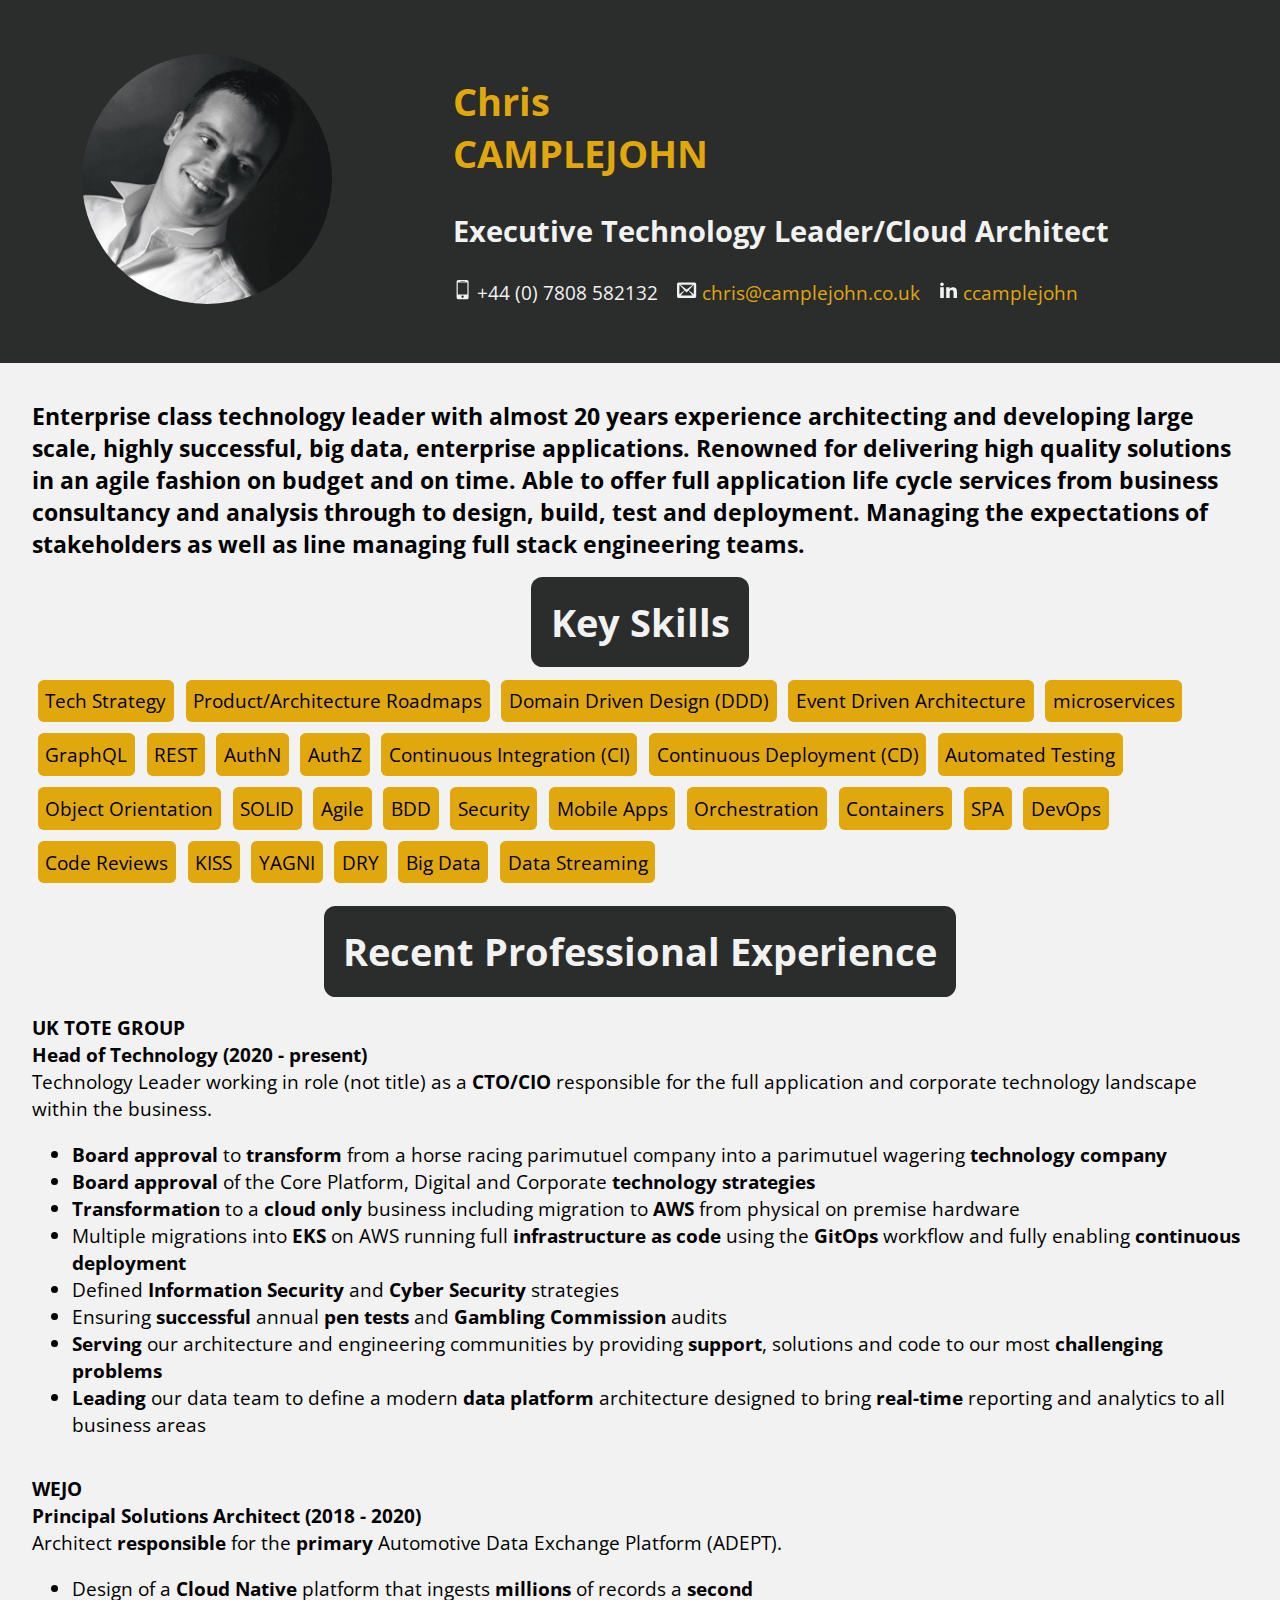
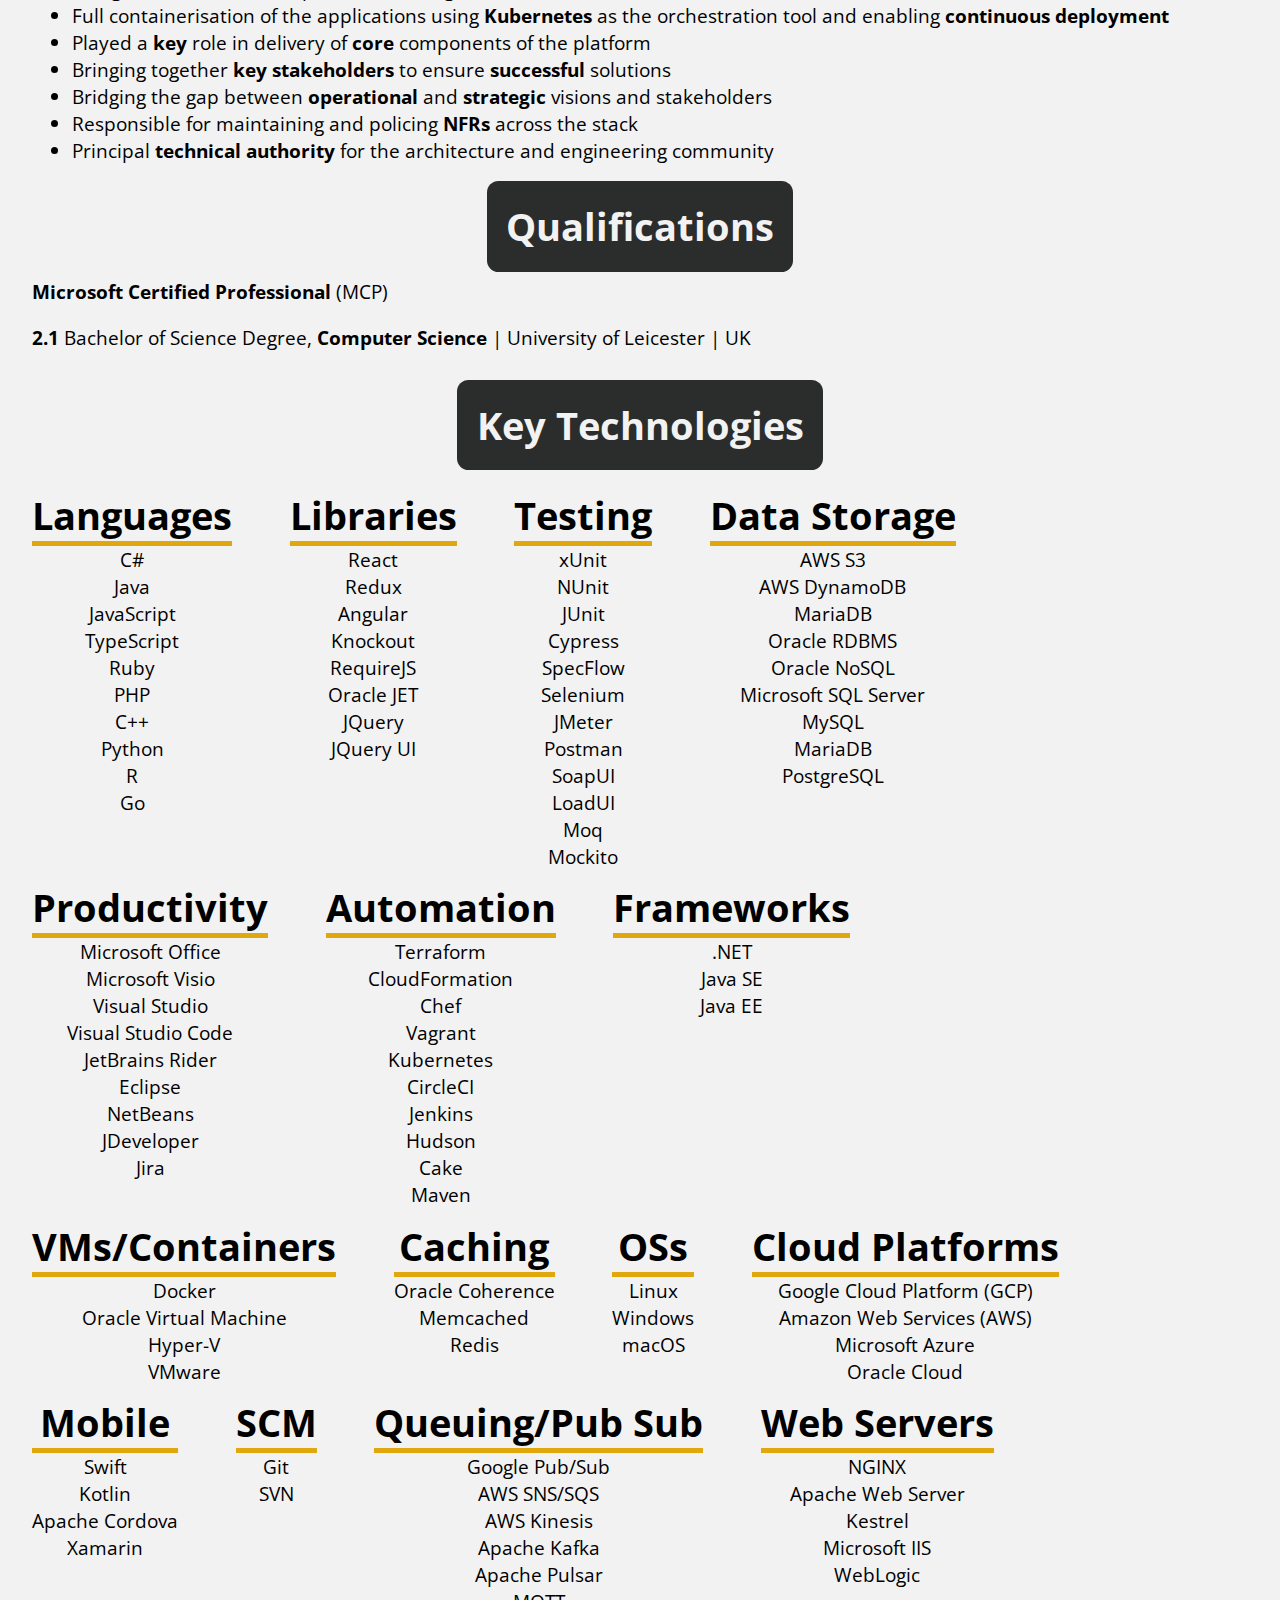
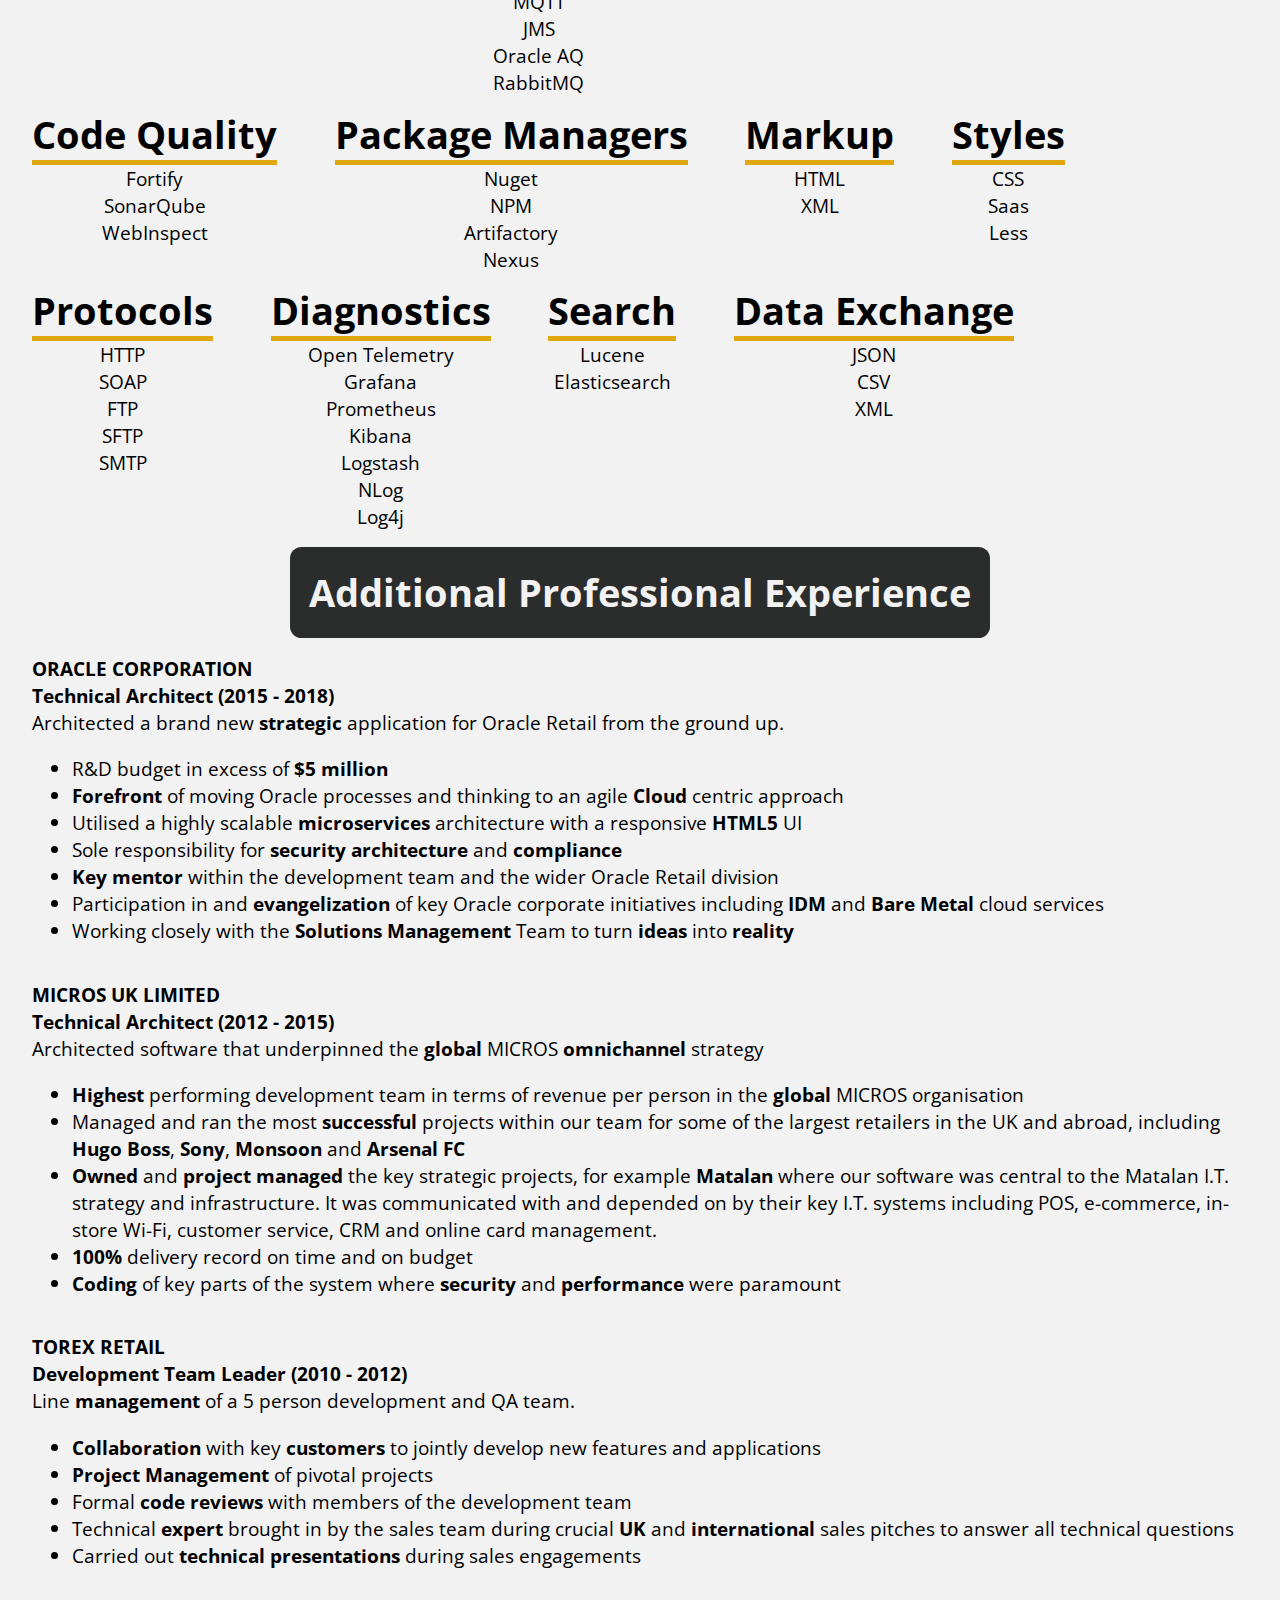
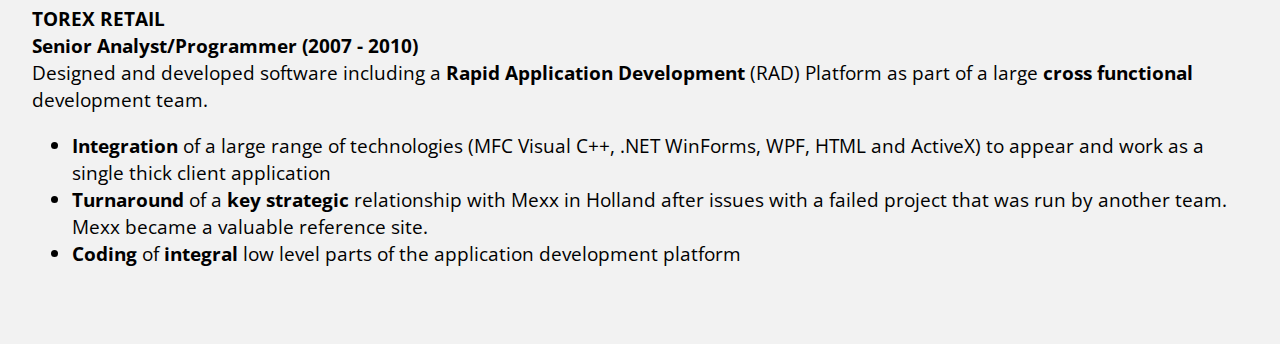
<file: cv.html>
<!DOCTYPE html>
<html lang="en">
    <head>
        <meta charset="UTF-8">
        <meta http-equiv="X-UA-Compatible" content="IE=edge">
        <title>Chris Camplejohn's Curriculum Vitae</title>
        <meta name="description" content="Chris Camplejohn's Curriculum Vitae"	/>
        <meta name="viewport" content="width=device-width, initial-scale=1">
            
        <link href='https://fonts.googleapis.com/css?family=Open+Sans:700,400' rel='stylesheet' type='text/css'>
        <link rel="stylesheet" type="text/css" href="cv.css">
    </head>
    <body>
        <main>
            <article>
                <div id="header-container">
                    <header id="page-header">
                        <picture id="avatar">
                            <img src="chris_camplejohn_avatar.png" alt="Chris Camplejohn"/>
                        </picture>
                        <section id="personal-info">
                            <h1 id="personal-info-title">Personal Info</h1>
                            <h2 id="name"><span id="first-name">Chris</span><span id="last-name">Camplejohn</span></h2>
                            <h3 id="job-title">Executive Technology Leader/Cloud Architect</h3>
                            <ul id="contact-info">
                                <li>
                                    <svg viewbox="0 0 32 32">
                                        <path d="M23 0h-14c-1.65 0-3 1.35-3 3v26c0 1.65 1.35 3 3 3h14c1.65 0 3-1.35 3-3v-26c0-1.65-1.35-3-3-3zM12 1.5h8v1h-8v-1zM16 30c-1.105 0-2-0.895-2-2s0.895-2 2-2 2 0.895 2 2-0.895 2-2 2zM24 24h-16v-20h16v20z"></path>
                                    </svg>
                                    +44 (0) 7808 582132
                                </li>
                                <li>
                                    <svg viewbox="0 0 32 32">
                                        <path d="M29 4h-26c-1.65 0-3 1.35-3 3v20c0 1.65 1.35 3 3 3h26c1.65 0 3-1.35 3-3v-20c0-1.65-1.35-3-3-3zM12.461 17.199l-8.461 6.59v-15.676l8.461 9.086zM5.512 8h20.976l-10.488 7.875-10.488-7.875zM12.79 17.553l3.21 3.447 3.21-3.447 6.58 8.447h-19.579l6.58-8.447zM19.539 17.199l8.461-9.086v15.676l-8.461-6.59z"></path>
                                    </svg>
                                    <a href="mailto:chris@camplejohn.co.uk">chris@camplejohn.co.uk</a>
                                </li>
                                <li>
                                    <svg viewbox="0 0 32 32">
                                        <path d="M12 12h5.535v2.837h0.079c0.77-1.381 2.655-2.837 5.464-2.837 5.842 0 6.922 3.637 6.922 8.367v9.633h-5.769v-8.54c0-2.037-0.042-4.657-3.001-4.657-3.005 0-3.463 2.218-3.463 4.509v8.688h-5.767v-18z"></path>
                                        <path d="M2 12h6v18h-6v-18z"></path>
                                        <path d="M8 7c0 1.657-1.343 3-3 3s-3-1.343-3-3c0-1.657 1.343-3 3-3s3 1.343 3 3z"></path>
                                    </svg>
                                    <a href="https://www.linkedin.com/in/ccamplejohn/" target="_blank">ccamplejohn</a>
                                </li>
                            </ul>
                        </section>
                    </header>
                </div>
                <div id="primary-sections" class="psg">
                    <section id="summary">
                        <h1 id="summary-title"><span class="psh">Personal Summary</span></h1>
                        <p>
                            Enterprise class technology leader with almost 20 years experience architecting and developing large scale, highly successful, big data, enterprise applications.
                            Renowned for delivering high quality solutions in an agile fashion on budget and on time. Able to offer full application life cycle services from
                            business consultancy and analysis through to design, build, test and deployment. Managing the expectations of stakeholders as well as line managing full stack engineering teams.
                        </p>
                    </section>
                    <section id="key-skills">
                        <h1><span class="psh">Key Skills</span></h1>
                        <ul id="skill-list">
                            <li>Tech Strategy</li>
                            <li>Product/Architecture Roadmaps</li>
                            <li>Domain Driven Design (DDD)</li>
                            <li>Event Driven Architecture</li>
                            <li>microservices</li>
                            <li>GraphQL</li>
                            <li>REST</li>
                            <li>AuthN</li>
                            <li>AuthZ</li>
                            <li>Continuous Integration (CI)</li>
                            <li>Continuous Deployment (CD)</li>
                            <li>Automated Testing</li>
                            <li>Object Orientation</li>
                            <li>SOLID</li>
                            <li>Agile</li>
                            <li>BDD</li>
                            <li>Security</li>
                            <li>Mobile Apps</li>
                            <li>Orchestration</li>
                            <li>Containers</li>
                            <li>SPA</li>
                            <li>DevOps</li>
                            <li>Code Reviews</li>
                            <li>KISS</li>
                            <li>YAGNI</li>
                            <li>DRY</li>
                            <li>Big Data</li>
                            <li>Data Streaming</li>
                        </ul>
                    </section>
                    <section id="experience">
                        <h1><span class="psh">Recent Professional Experience</span></h1>
                        <section id="uktote" class="rre">
                            <h1>UK Tote Group</h1>
                            <h2>Head of Technology (2020 - present)</h2>
                            <p>Technology Leader working in role (not title) as a <b>CTO/CIO</b> responsible for the full application and corporate technology landscape within the business.</p>
                            <ul>
                                <li><b>Board approval</b> to <b>transform</b> from a horse racing parimutuel company into a parimutuel wagering <b>technology company</b></li>
                                <li><b>Board approval</b> of the Core Platform, Digital and Corporate <b>technology strategies</b></li>
                                <li><b>Transformation</b> to a <b>cloud only</b> business including migration to <b>AWS</b> from physical on premise hardware</li>
                                <li>Multiple migrations into <b>EKS</b> on AWS running full <b>infrastructure as code</b> using the <b>GitOps</b> workflow and fully enabling <b>continuous deployment</b></li>
                                <li>Defined <b>Information Security</b> and <b>Cyber Security</b> strategies</li>
                                <li>Ensuring <b>successful</b> annual <b>pen tests</b> and <b>Gambling Commission</b> audits</li>
                                <li><b>Serving</b> our architecture and engineering communities by providing <b>support</b>, solutions and code to our most <b>challenging problems</b></li>
                                <li><b>Leading</b> our data team to define a modern <b>data platform</b> architecture designed to bring <b>real-time</b> reporting and analytics to all business areas</li>
                            </ul>
                        </section>
                        <section id="wejo" class="rre">
                            <h1>wejo</h1>
                            <h2>Principal Solutions Architect (2018 - 2020)</h2>
                            <p>Architect <b>responsible</b> for the <b>primary</b> Automotive Data Exchange Platform (ADEPT).</p>
                            <ul>
                                <li>Design of a <b>Cloud Native</b> platform that ingests <b>millions</b> of records a <b>second</b></li>
                                <li>Full containerisation of the applications using <b>Kubernetes</b> as the orchestration tool and enabling <b>continuous deployment</b></li>
                                <li>Played a <b>key</b> role in delivery of <b>core</b> components of the platform</li>
                                <li>Bringing together <b>key stakeholders</b> to ensure <b>successful</b> solutions</li>
                                <li>Bridging the gap between <b>operational</b> and <b>strategic</b> visions and stakeholders</li>
                                <li>Responsible for maintaining and policing <b>NFRs</b> across the stack</li>
                                <li>Principal <b>technical authority</b> for the architecture and engineering community</li>
                            </ul>
                        </section>
                    </section>
                </div>
                <div id="secondary-sections" class="psg pb">
                    <section id="education">
                        <h1><span class="psh">Qualifications</span></h1>
                        <p><strong>Microsoft Certified Professional</strong> (MCP)</p>
                        <p><b>2.1</b> Bachelor of Science Degree, <strong>Computer Science</strong> | University of Leicester | UK</p>
                    </section>
                    <section id="technologies">
                        <h1><span class="psh">Key Technologies</span></h1>
                        <section id="languages" class="ts">
                            <h1>Languages</h1>
                            <ul>
                                <li>C#</li>
                                <li>Java</li>
                                <li>JavaScript</li>
                                <li>TypeScript</li>
                                <li>Ruby</li>
                                <li>PHP</li>
                                <li>C++</li>
                                <li>Python</li>
                                <li>R</li>
                                <li>Go</li>
                            </ul>
                        </section>
                        <section id="libraries" class="ts">
                            <h1>Libraries</h1>
                            <ul>
                                <li>React</li>
                                <li>Redux</li>
                                <li>Angular</li>
                                <li>Knockout</li>
                                <li>RequireJS</li>
                                <li>Oracle JET</li>
                                <li>JQuery</li>
                                <li>JQuery UI</li>
                            </ul>
                        </section>
                        <section id="testing" class="ts">
                            <h1>Testing</h1>
                            <ul>
                                <li>xUnit</li>
                                <li>NUnit</li>
                                <li>JUnit</li>
                                <li>Cypress</li>
                                <li>SpecFlow</li>
                                <li>Selenium</li>
                                <li>JMeter</li>
                                <li>Postman</li>
                                <li>SoapUI</li>
                                <li>LoadUI</li>
                                <li>Moq</li>
                                <li>Mockito</li>
                            </ul>
                        </section>
                        <section id="data-storage" class="ts">
                            <h1>Data Storage</h1>
                            <ul>
                                <li>AWS S3</li>
                                <li>AWS DynamoDB</li>
                                <li>MariaDB</li>
                                <li>Oracle RDBMS</li>
                                <li>Oracle NoSQL</li>
                                <li>Microsoft SQL Server</li>
                                <li>MySQL</li>
                                <li>MariaDB</li>
                                <li>PostgreSQL</li>
                            </ul>
                        </section>
                        <section id="productivity" class="ts">
                            <h1>Productivity</h1>
                            <ul>
                                <li>Microsoft Office</li>
                                <li>Microsoft Visio</li>
                                <li>Visual Studio</li>
                                <li>Visual Studio Code</li>
                                <li>JetBrains Rider</li>
                                <li>Eclipse</li>
                                <li>NetBeans</li>
                                <li>JDeveloper</li>
                                <li>Jira</li>
                            </ul>
                        </section>
                        <section id="automation" class="ts">
                            <h1>Automation</h1>
                            <ul>
                                <li>Terraform</li>
                                <li>CloudFormation</li>
                                <li>Chef</li>
                                <li>Vagrant</li>
                                <li>Kubernetes</li>
                                <li>CircleCI</li>
                                <li>Jenkins</li>
                                <li>Hudson</li>
                                <li>Cake</li>
                                <li>Maven</li>
                            </ul>
                        </section>
                        <section id="frameworks" class="ts">
                            <h1>Frameworks</h1>
                            <ul>
                                <li>.NET</li>
                                <li>Java SE</li>
                                <li>Java EE</li>
                            </ul>
                        </section>
                        <section id="vms" class="ts">
                            <h1>VMs/Containers</h1>
                            <ul>
                                <li>Docker</li>
                                <li>Oracle Virtual Machine</li>
                                <li>Hyper-V</li>
                                <li>VMware</li>
                            </ul>
                        </section>
                        <section id="caching" class="ts">
                            <h1>Caching</h1>
                            <ul>
                                <li>Oracle Coherence</li>
                                <li>Memcached</li>
                                <li>Redis</li>
                            </ul>
                        </section>
                        <section id="os" class="ts">
                            <h1>OSs</h1>
                            <ul>
                                <li>Linux</li>
                                <li>Windows</li>
                                <li>macOS</li>
                            </ul>
                        </section>
                        <section id="cloud-platforms" class="ts">
                            <h1>Cloud Platforms</h1>
                            <ul>
                                <li>Google Cloud Platform (GCP)</li>
                                <li>Amazon Web Services (AWS)</li>
                                <li>Microsoft Azure</li>
                                <li>Oracle Cloud</li>
                            </ul>
                        </section>
                        <section id="mobile" class="ts">
                            <h1>Mobile</h1>
                            <ul>
                                <li>Swift</li>
                                <li>Kotlin</li>
                                <li>Apache Cordova</li>
                                <li>Xamarin</li>
                            </ul>
                        </section>
                        <section id="source-control" class="ts">
                            <h1>SCM</h1>
                            <ul>
                                <li>Git</li>
                                <li>SVN</li>
                            </ul>
                        </section>
                        <section id="queuing" class="ts">
                            <h1>Queuing/Pub Sub</h1>
                            <ul>
                                <li>Google Pub/Sub</li>
                                <li>AWS SNS/SQS</li>
                                <li>AWS Kinesis</li>
                                <li>Apache Kafka</li>
                                <li>Apache Pulsar</li>
                                <li>MQTT</li>
                                <li>JMS</li>
                                <li>Oracle AQ</li>
                                <li>RabbitMQ</li>
                            </ul>
                        </section>
                        <section id="web-app-servers" class="ts">
                            <h1>Web Servers</h1>
                            <ul>
                                <li>NGINX</li>
                                <li>Apache Web Server</li>
                                <li>Kestrel</li>
                                <li>Microsoft IIS</li>
                                <li>WebLogic</li>
                            </ul>
                        </section>
                        <section id="code-quality" class="ts">
                            <h1>Code Quality</h1>
                            <ul>
                                <li>Fortify</li>
                                <li>SonarQube</li>
                                <li>WebInspect</li>
                            </ul>
                        </section>
                        <section id="package-managers" class="ts">
                            <h1>Package Managers</h1>
                            <ul>
                                <li>Nuget</li>
                                <li>NPM</li>
                                <li>Artifactory</li>
                                <li>Nexus</li>
                            </ul>
                        </section>
                        <section id="markup" class="ts">
                            <h1>Markup</h1>
                            <ul>
                                <li>HTML</li>
                                <li>XML</li>
                            </ul>
                        </section>
                        <section id="styles" class="ts">
                            <h1>Styles</h1>
                            <ul>
                                <li>CSS</li>
                                <li>Saas</li>
                                <li>Less</li>
                            </ul>
                        </section>
                        <section id="protocols" class="ts">
                            <h1>Protocols</h1>
                            <ul>
                                <li>HTTP</li>
                                <li>SOAP</li>
                                <li>FTP</li>
                                <li>SFTP</li>
                                <li>SMTP</li>
                            </ul>
                        </section>
                        <section id="diagnostics" class="ts">
                            <h1>Diagnostics</h1>
                            <ul>
                                <li>Open Telemetry</li>
                                <li>Grafana</li>
                                <li>Prometheus</li>
                                <li>Kibana</li>
                                <li>Logstash</li>
                                <li>NLog</li>
                                <li>Log4j</li>
                            </ul>
                        </section>
                        <section id="search" class="ts">
                            <h1>Search</h1>
                            <ul>
                                <li>Lucene</li>
                                <li>Elasticsearch</li>
                            </ul>
                        </section>
                        <section id="data-exchange" class="ts">
                            <h1>Data Exchange</h1>
                            <ul>
                                <li>JSON</li>
                                <li>CSV</li>
                                <li>XML</li>
                            </ul>
                        </section>
                    </section>
                    <section id="additional-experience" class="pb">
                        <h1><span class="psh">Additional Professional Experience</span></h1>
                        <section id="oracle" class="rre">
                            <h1>Oracle Corporation</h1>
                            <h2>Technical Architect (2015 - 2018)</h2>
                            <p>Architected a brand new <b>strategic</b> application for Oracle Retail from the ground up.</p>
                            <ul>
                                <li>R&amp;D budget in excess of <strong>$5 million</strong></li>
                                <li><b>Forefront</b> of moving Oracle processes and thinking to an agile <strong>Cloud</strong> centric approach</li>
                                <li>Utilised a highly scalable <strong>microservices</strong> architecture with a responsive <strong>HTML5</strong> UI</li>
                                <li>Sole responsibility for <strong>security architecture</strong> and <strong>compliance</strong></li>
                                <li><b>Key</b> <strong>mentor</strong> within the development team and the wider Oracle Retail division</li>
                                <li>Participation in and <b>evangelization</b> of key Oracle corporate initiatives including <strong>IDM</strong> and <strong>Bare Metal</strong> cloud services</li>
                                <li>Working closely with the <strong>Solutions Management</strong> Team to turn <b>ideas</b> into <b>reality</b></li>
                            </ul>
                        </section>
                        <section id="micros" class="rre">
                            <h1>MICROS UK Limited</h1>
                            <h2>Technical Architect (2012 - 2015)</h2>
                            <p>Architected software that underpinned the <b>global</b> MICROS <strong>omnichannel</strong> strategy</p>
                            <ul>
                                <li><b>Highest</b> performing development team in terms of revenue per person in the <strong>global</strong> MICROS organisation</li>
                                <li>Managed and ran the most <b>successful</b> projects within our team for some of the largest retailers in the UK and abroad, including <strong>Hugo Boss</strong>, <strong>Sony</strong>, <strong>Monsoon</strong> and <strong>Arsenal FC</strong></li>
                                <li><b>Owned</b> and <strong>project managed</strong> the key strategic projects, for example <strong>Matalan</strong> where our software was central to the Matalan I.T. strategy and infrastructure. It was communicated with and depended on by their key I.T. systems including POS, e-commerce, in-store Wi-Fi, customer service, CRM and online card management.</li>
                                <li><strong>100%</strong> delivery record on time and on budget</li>
                                <li><strong>Coding</strong> of key parts of the system where <strong>security</strong> and <strong>performance</strong> were paramount</li>
                            </ul>
                        </section>
                        <section id="torex-dev-lead" class="rre">
                            <h1>Torex Retail</h1>
                            <h2>Development Team Leader (2010 - 2012)</h2>
                            <p>Line <strong>management</strong> of a 5 person development and QA team.</p>
                            <ul>
                                <li><b>Collaboration</b> with key <b>customers</b> to jointly develop new features and applications</li>
                                <li><strong>Project Management</strong> of pivotal projects</li>
                                <li>Formal <strong>code reviews</strong> with members of the development team</li>
                                <li>Technical <b>expert</b> brought in by the sales team during crucial <strong>UK</strong> and <strong>international</strong> sales pitches to answer all technical questions</li>
                                <li>Carried out <b>technical presentations</b> during sales engagements</li>
                            </ul>
                        </section>
                        <section id="torex-programmer" class="rre">
                            <h1>Torex Retail</h1>
                            <h2>Senior Analyst/Programmer (2007 - 2010)</h2>
                            <p>Designed and developed software including a <strong>Rapid Application Development</strong> (RAD) Platform as part of a large <strong>cross functional</strong> development team.</p>
                            <ul>
                                <li><strong>Integration</strong> of a large range of technologies (MFC Visual C++, .NET WinForms, WPF, HTML and ActiveX) to appear and work as a single thick client application</li>
                                <li><b>Turnaround</b> of a <b>key strategic</b> relationship with Mexx in Holland after issues with a failed project that was run by another team. Mexx became a valuable reference site.</li>
                                <li><strong>Coding</strong> of <b>integral</b> low level parts of the application development platform</li>
                            </ul>
                        </section>
                    </section>
                </div>
            </article>
        </main>
    </body>
</html>
</file>
<file: cv.css>
body {
    font-family: 'Open Sans', sans-serif;
    margin: 0;
    background-color: #f2f2f2;
    font-size: 120%;
    padding-bottom: 3em;
}

a, a:hover, a:visited {
    text-decoration: none;
    color: #e0a80d;
}

svg {
    height: 1em;
    stroke-width: 0;
    stroke: currentColor;
    fill: currentColor;
}

#header-container {
    background-color: #2b2c2c;
    color: #f2f2f2;
}

#page-header {
    display: flex;
    flex-direction: column;
    align-items: center;
    width: 95%;
    max-width: 90em;
    margin: auto;
}

#avatar {
    text-align: center;
    padding: 1em 0 1em 0;
    width: 95%;
}

#avatar img {
    border-radius: 50%;
    max-width: 100%;
    max-height: 100%;
}

#personal-info {
    width: 100%;
}

#personal-info-title {
    display: none;
    visibility: hidden;
}

#name {
    color: #e0a80d;
    font-size: 2em;
    margin-top: 0;
}

#first-name {
    display: block;
}

#last-name {
    text-transform: uppercase;
}

#job-title {
    font-size: 1.5em;
}

#contact-info {
    list-style: none;
    padding: 0;
    display: flex;
    flex-direction: column;
    flex-wrap: wrap;
}

#contact-info li {
    padding-right: 1em;
}

#summary-title {
    display: none;
    visibility: hidden;
}

#summary {
    font-weight: bold;
}

#summary p {
    font-size: 1.2em;
}

section {
    margin-top: 1.9em;
}

#skill-list {
    list-style: none;
    padding: 0;
    display: flex;
    flex-direction: row;
    flex-wrap: wrap;
}

#skill-list li { 
    background-color: #e0a80d;
    padding: 0.4em;
    margin: 0.3em;
    border-radius: 0.3em;
}

#technologies {
    display: flex;
    flex-wrap: wrap;
    justify-content: center;
}

#technologies h1 {
    width: 100%;
    margin-top: 0.3em;
}

#technologies section {
    margin: 0 0.2em 0 0.2em;
    text-align: center;
}

#technologies ul {
    list-style: none;
    margin: 0;
    padding: 0;
    border-top: 0.3em solid #e0a80d;
}

.psg {
    width: 95%;
    max-width: 90em;
    margin: auto;
}

.psg h1 {
    text-align: center;
}

.psh {
    border-radius: 0.3em;
    background-color: #2b2c2c;
    padding: 0.5em;
    color: #f2f2f2;
    display: block;
}

.rre h1 {
    text-align: left;
    text-transform: uppercase;
    margin:0;
    font-size: 1em;
}

.rre h2 {
    font-size: 1em;
    margin: 0;
}

.rre p {
    margin-top: 0;
}

.ts h1 {
    margin: 0;
    margin-top: 0.3em;
}

@media (min-width: 30em) {
    .psg h1 {       
        border-radius: initial;
        background-color: initial;
        padding: initial;
    }

    .psh {
        display: inline;
    }
}

@media (min-width: 35em) {
    #page-header {
        flex-direction: row;
        width: 100%;
    }

    #avatar {
        width: 30%;
        padding: 2em;
    }

    #personal-info {
        width: 70%;
    }

    #technologies {
        justify-content: left;
    }

    #technologies section {
        margin: 0 3em 0 0;
    }
}

@media (min-width: 70em) {
    #personal-info {
        padding: 2em;
    }

    #contact-info {
        flex-direction: row;
    }

    #technologies section {
        margin-right: 3em;
    }
}

@media print {
    body {
        font-size: 74%;
        background: #ffffff;
    }

    .pb {
        page-break-before: always;
        margin-top: 5em;
    }
}
</file>
